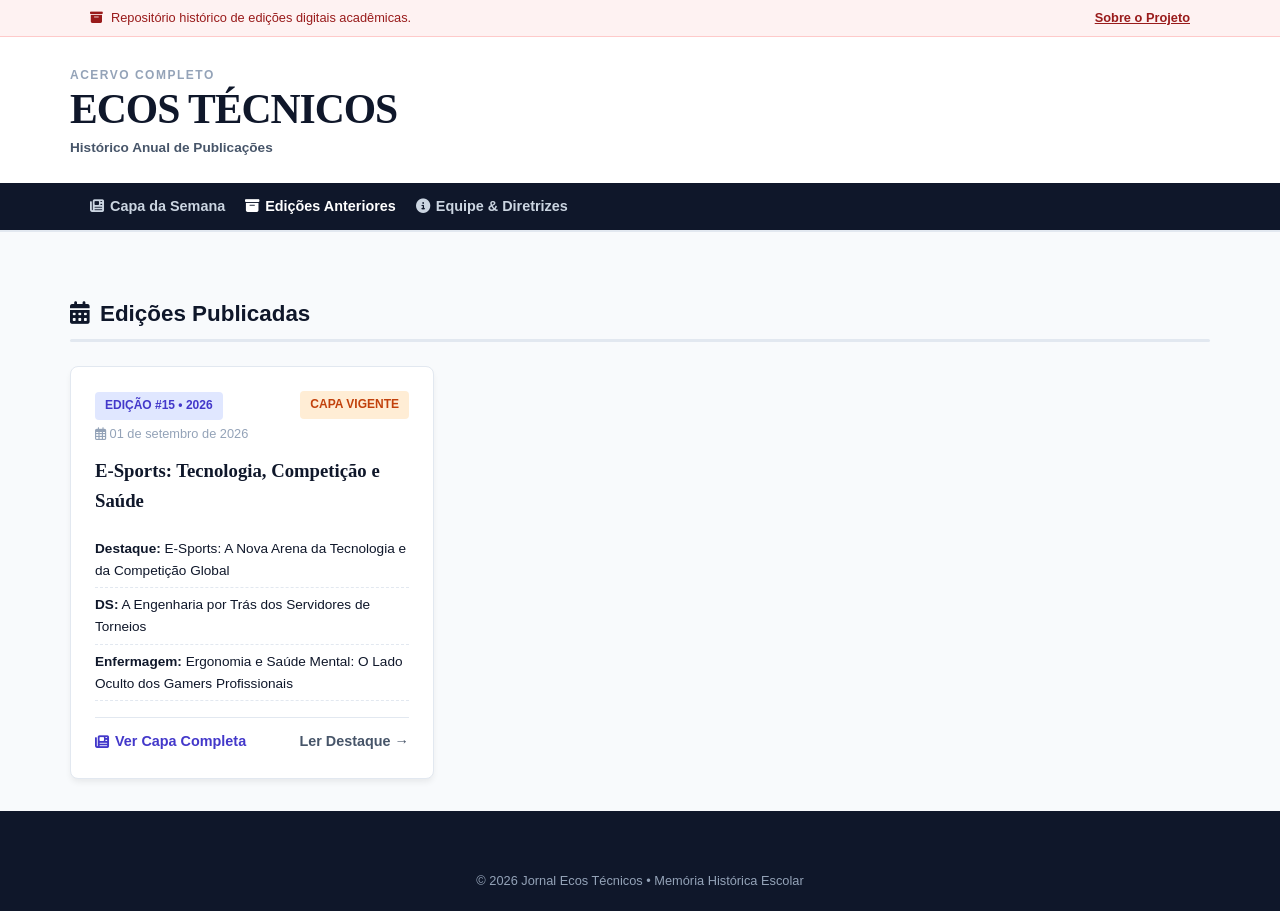
<file: jornal-main/arquivo.html>
<!DOCTYPE html>
<html lang="pt-BR">
<head>
  <meta charset="UTF-8">
  <meta name="viewport" content="width=device-width, initial-scale=1.0">
  <title>Arquivo de Edições · Ecos Técnicos</title>
  <link rel="stylesheet" href="css/main.css">
  <link rel="stylesheet" href="https://cdnjs.cloudflare.com/ajax/libs/font-awesome/6.4.0/css/all.min.css">
</head>
<body>

  <aside class="tarja-responsabilidade">
    <div class="container tarja-flex">
      <div class="tarja-texto">
        <i class="fas fa-archive"></i>
        <span>Repositório histórico de edições digitais acadêmicas.</span>
      </div>
      <a href="sobre.html" class="tarja-link">Sobre o Projeto</a>
    </div>
  </aside>

  <header class="header-principal">
    <div class="container header-grid">
      <div class="header-marca">
        <span class="subtitulo-topo">Acervo Completo</span>
        <h1 class="titulo-jornal"><a href="index.html">ECOS TÉCNICOS</a></h1>
        <p class="cursos-badge">Histórico Anual de Publicações</p>
      </div>
    </div>
    <nav class="nav-principal">
      <div class="container">
        <ul class="nav-links">
          <li><a href="index.html"><i class="fas fa-newspaper"></i> Capa da Semana</a></li>
          <li><a href="arquivo.html" class="active"><i class="fas fa-archive"></i> Edições Anteriores</a></li>
          <li><a href="sobre.html"><i class="fas fa-info-circle"></i> Equipe & Diretrizes</a></li>
        </ul>
      </div>
    </nav>
  </header>

  <main class="container secao-principal">
    <div class="divisor-secao">
      <h2><i class="fas fa-calendar-alt"></i> Edições Publicadas</h2>
      <div class="linha-decorativa"></div>
    </div>

    <div class="grid-arquivo" id="containerArquivo">
      <div class="loading-box"><i class="fas fa-spinner fa-spin"></i> Carregando acervo de edições...</div>
    </div>
  </main>

  <footer class="footer-principal">
    <div class="container footer-bottom-text">
      <p>&copy; 2026 Jornal Ecos Técnicos &bull; Memória Histórica Escolar</p>
    </div>
  </footer>

  <script src="js/data-service.js"></script>
  <script src="js/arquivo.js"></script>
</body>
</html>
</file>
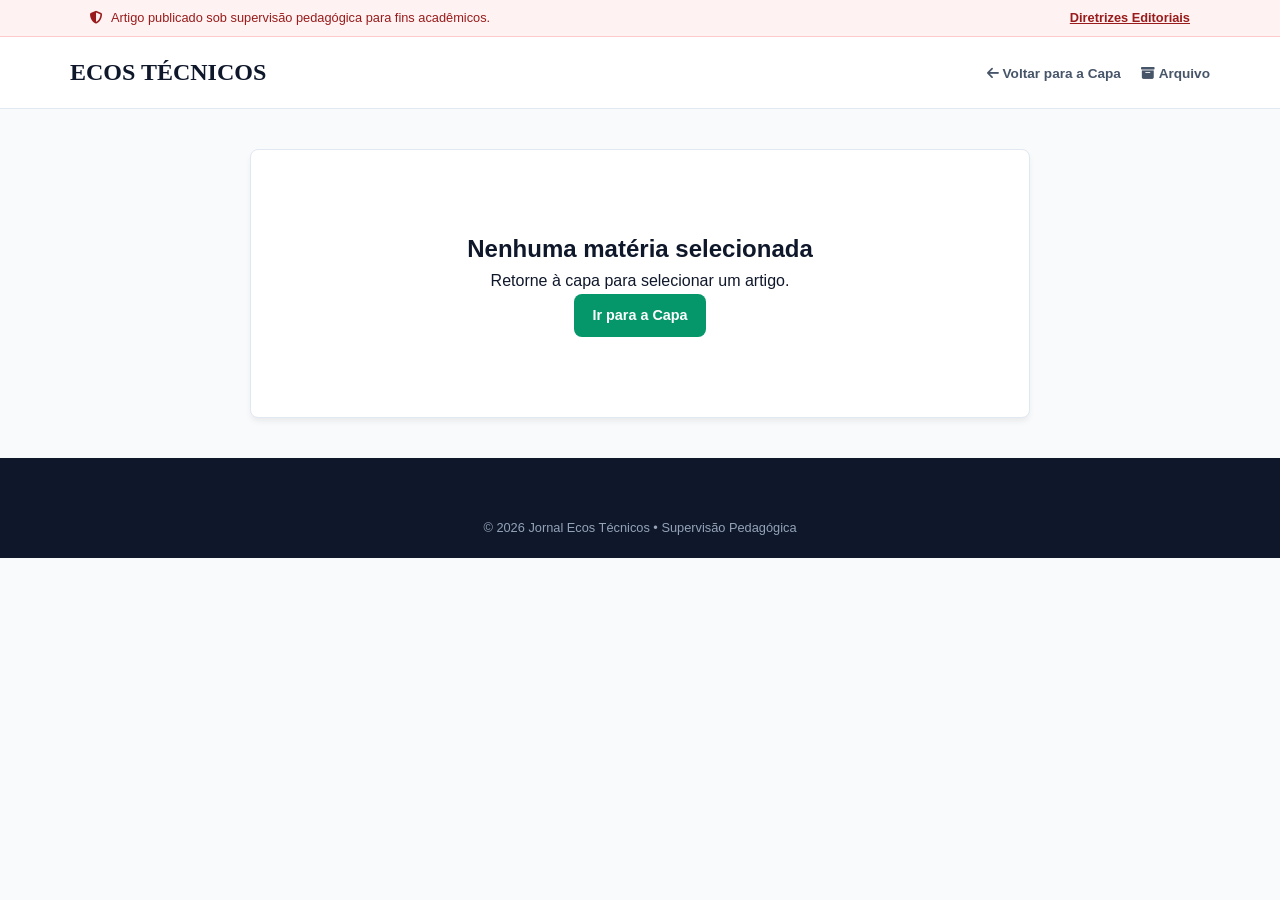
<file: jornal-main/materia.html>
<!DOCTYPE html>
<html lang="pt-BR">
<head>
  <meta charset="UTF-8">
  <meta name="viewport" content="width=device-width, initial-scale=1.0">
  <title>Matéria · Ecos Técnicos</title>
  <link rel="stylesheet" href="css/main.css">
  <link rel="stylesheet" href="https://cdnjs.cloudflare.com/ajax/libs/font-awesome/6.4.0/css/all.min.css">
</head>
<body>

  <aside class="tarja-responsabilidade">
    <div class="container tarja-flex">
      <div class="tarja-texto">
        <i class="fas fa-shield-alt"></i>
        <span>Artigo publicado sob supervisão pedagógica para fins acadêmicos.</span>
      </div>
      <a href="sobre.html#politica" class="tarja-link">Diretrizes Editoriais</a>
    </div>
  </aside>

  <header class="header-principal header-compacto">
    <div class="container header-flex-compacto">
      <h1 class="logo-compacto"><a href="index.html">ECOS TÉCNICOS</a></h1>
      <nav class="nav-compacta">
        <a href="index.html"><i class="fas fa-arrow-left"></i> Voltar para a Capa</a>
        <a href="arquivo.html"><i class="fas fa-archive"></i> Arquivo</a>
      </nav>
    </div>
  </header>

  <main class="container secao-leitura">
    <article class="artigo-container" id="artigoConteudo">
      <div class="loading-box">
        <i class="fas fa-spinner fa-spin fa-2x"></i>
        <p>Carregando matéria...</p>
      </div>
    </article>
  </main>

  <footer class="footer-principal">
    <div class="container footer-bottom-text">
      <p>&copy; 2026 Jornal Ecos Técnicos &bull; Supervisão Pedagógica</p>
    </div>
  </footer>

  <script src="js/data-service.js"></script>
  <script src="js/materia.js"></script>
</body>
</html>
</file>
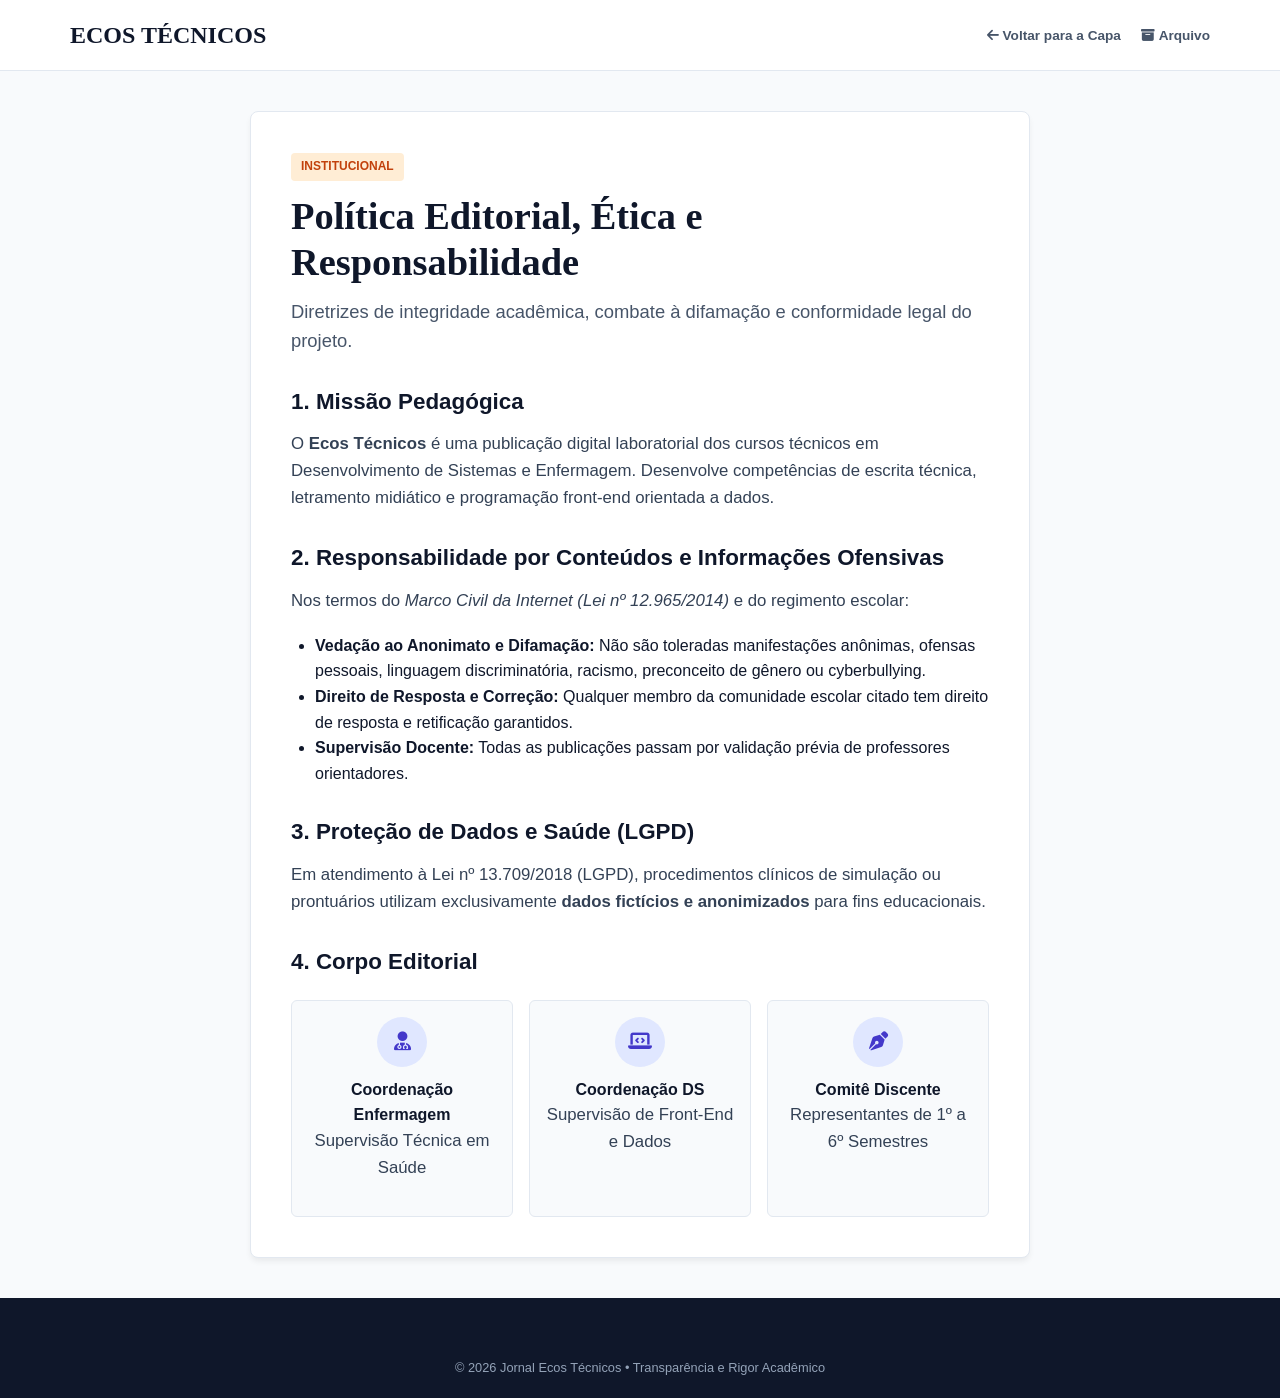
<file: jornal-main/sobre.html>
<!DOCTYPE html>
<html lang="pt-BR">
<head>
  <meta charset="UTF-8">
  <meta name="viewport" content="width=device-width, initial-scale=1.0">
  <title>Sobre e Ética · Ecos Técnicos</title>
  <link rel="stylesheet" href="css/main.css">
  <link rel="stylesheet" href="https://cdnjs.cloudflare.com/ajax/libs/font-awesome/6.4.0/css/all.min.css">
</head>
<body>

  <header class="header-principal header-compacto">
    <div class="container header-flex-compacto">
      <h1 class="logo-compacto"><a href="index.html">ECOS TÉCNICOS</a></h1>
      <nav class="nav-compacta">
        <a href="index.html"><i class="fas fa-arrow-left"></i> Voltar para a Capa</a>
        <a href="arquivo.html"><i class="fas fa-archive"></i> Arquivo</a>
      </nav>
    </div>
  </header>

  <main class="container secao-leitura">
    <article class="artigo-container">
      
      <div class="materia-cabecalho">
        <span class="tag-cat tag-destaque">Institucional</span>
        <h1 class="materia-titulo">Política Editorial, Ética e Responsabilidade</h1>
        <p class="lead">Diretrizes de integridade acadêmica, combate à difamação e conformidade legal do projeto.</p>
      </div>

      <div class="materia-texto" id="politica">
        <h2>1. Missão Pedagógica</h2>
        <p>O <strong>Ecos Técnicos</strong> é uma publicação digital laboratorial dos cursos técnicos em Desenvolvimento de Sistemas e Enfermagem. Desenvolve competências de escrita técnica, letramento midiático e programação front-end orientada a dados.</p>

        <h2>2. Responsabilidade por Conteúdos e Informações Ofensivas</h2>
        <p>Nos termos do <em>Marco Civil da Internet (Lei nº 12.965/2014)</em> e do regimento escolar:</p>
        <ul>
          <li><strong>Vedação ao Anonimato e Difamação:</strong> Não são toleradas manifestações anônimas, ofensas pessoais, linguagem discriminatória, racismo, preconceito de gênero ou cyberbullying.</li>
          <li><strong>Direito de Resposta e Correção:</strong> Qualquer membro da comunidade escolar citado tem direito de resposta e retificação garantidos.</li>
          <li><strong>Supervisão Docente:</strong> Todas as publicações passam por validação prévia de professores orientadores.</li>
        </ul>

        <h2>3. Proteção de Dados e Saúde (LGPD)</h2>
        <p>Em atendimento à Lei nº 13.709/2018 (LGPD), procedimentos clínicos de simulação ou prontuários utilizam exclusivamente <strong>dados fictícios e anonimizados</strong> para fins educacionais.</p>

        <h2 id="equipe">4. Corpo Editorial</h2>
        <div class="grid-equipe">
          <div class="card-equipe">
            <div class="avatar-circulo"><i class="fas fa-user-md"></i></div>
            <h4>Coordenação Enfermagem</h4>
            <p>Supervisão Técnica em Saúde</p>
          </div>
          <div class="card-equipe">
            <div class="avatar-circulo"><i class="fas fa-laptop-code"></i></div>
            <h4>Coordenação DS</h4>
            <p>Supervisão de Front-End e Dados</p>
          </div>
          <div class="card-equipe">
            <div class="avatar-circulo"><i class="fas fa-pen-nib"></i></div>
            <h4>Comitê Discente</h4>
            <p>Representantes de 1º a 6º Semestres</p>
          </div>
        </div>

      </div>

    </article>
  </main>

  <footer class="footer-principal">
    <div class="container footer-bottom-text">
      <p>&copy; 2026 Jornal Ecos Técnicos &bull; Transparência e Rigor Acadêmico</p>
    </div>
  </footer>

</body>
</html>
</file>
<file: jornal-main/css/main.css>
/* ==========================================================================
   css/main.css - Folha de Estilos Global
   ========================================================================== */
:root {
  --cor-ds: #4338ca;
  --cor-ds-suave: #e0e7ff;
  --cor-enf: #059669;
  --cor-enf-suave: #d1fae5;
  --cor-destaque: #c2410c;
  --cor-destaque-suave: #ffedd5;
  
  --fundo-pagina: #f8fafc;
  --fundo-card: #ffffff;
  --texto-principal: #0f172a;
  --texto-secundario: #475569;
  --texto-suave: #94a3b8;
  --borda: #e2e8f0;
  
  --fonte-principal: -apple-system, BlinkMacSystemFont, "Segoe UI", Roboto, sans-serif;
  --fonte-titulo: Georgia, Cambria, serif;
  --sombra: 0 4px 6px -1px rgba(0, 0, 0, 0.07);
  --sombra-hover: 0 10px 15px -3px rgba(0, 0, 0, 0.1);
  --raio: 8px;
}

* { box-sizing: border-box; margin: 0; padding: 0; }
body { font-family: var(--fonte-principal); background-color: var(--fundo-pagina); color: var(--texto-principal); line-height: 1.6; }
a { color: inherit; text-decoration: none; }
img { max-width: 100%; display: block; }
.container { max-width: 1140px; margin: 0 auto; padding: 0 20px; }

/* Tarja Legal */
.tarja-responsabilidade { background: #fef2f2; border-bottom: 1px solid #fecaca; color: #991b1b; font-size: 0.8rem; padding: 8px 0; }
.tarja-flex { display: flex; justify-content: space-between; align-items: center; gap: 12px; flex-wrap: wrap; }
.tarja-texto { display: flex; align-items: center; gap: 8px; flex: 1; }
.tarja-link { color: #991b1b; font-weight: 700; text-decoration: underline; white-space: nowrap; }

/* Cabeçalho */
.header-principal { background: var(--fundo-card); border-bottom: 2px solid var(--borda); }
.header-grid { display: flex; justify-content: space-between; align-items: center; padding: 24px 0; flex-wrap: wrap; gap: 16px; }
.subtitulo-topo { font-size: 0.75rem; text-transform: uppercase; letter-spacing: 1.5px; font-weight: 700; color: var(--texto-suave); }
.titulo-jornal { font-family: var(--fonte-titulo); font-size: 2.6rem; font-weight: 900; letter-spacing: -1px; color: #0f172a; line-height: 1.1; }
.cursos-badge { font-size: 0.85rem; color: var(--texto-secundario); font-weight: 600; margin-top: 4px; }
.header-edicao-box { text-align: right; background: #f1f5f9; padding: 12px 18px; border-radius: var(--raio); border-left: 4px solid var(--cor-ds); }
.badge-edicao { display: block; font-weight: 800; font-size: 1rem; color: var(--cor-ds); }
.data-edicao { font-size: 0.8rem; color: var(--texto-secundario); }

/* Navegação */
.nav-principal { background: #0f172a; }
.nav-links { list-style: none; display: flex; gap: 20px; overflow-x: auto; padding: 12px 0; }
.nav-links a { color: #cbd5e1; font-size: 0.9rem; font-weight: 600; display: flex; align-items: center; gap: 6px; white-space: nowrap; }
.nav-links a:hover, .nav-links a.active { color: #ffffff; }

/* Destaque Capa */
.secao-principal { padding: 32px 0; }
.destaque-card { display: grid; grid-template-columns: 1.3fr 1fr; background: var(--fundo-card); border-radius: var(--raio); border: 1px solid var(--borda); box-shadow: var(--sombra); overflow: hidden; margin-bottom: 40px; }
.destaque-imagem-link { display: block; overflow: hidden; height: 100%; }
.destaque-img { width: 100%; height: 100%; min-height: 320px; object-fit: cover; transition: transform 0.3s ease; }
.destaque-card:hover .destaque-img { transform: scale(1.03); }
.destaque-conteudo { padding: 32px; display: flex; flex-direction: column; justify-content: center; }
.destaque-titulo { font-family: var(--fonte-titulo); font-size: 1.8rem; line-height: 1.25; margin: 12px 0; }
.destaque-resumo { color: var(--texto-secundario); font-size: 1rem; margin-bottom: 16px; }
.destaque-meta { font-size: 0.8rem; color: var(--texto-suave); margin-bottom: 16px; }

/* Tags e Botões */
.tag-cat { display: inline-block; font-size: 0.75rem; font-weight: 700; text-transform: uppercase; padding: 4px 10px; border-radius: 4px; width: fit-content; }
.tag-destaque { background: var(--cor-destaque-suave); color: var(--cor-destaque); }
.tag-ds { background: var(--cor-ds-suave); color: var(--cor-ds); }
.tag-enf { background: var(--cor-enf-suave); color: var(--cor-enf); }

.btn-acao { display: inline-flex; align-items: center; gap: 8px; font-weight: 700; font-size: 0.9rem; padding: 10px 18px; border-radius: var(--raio); border: none; cursor: pointer; width: fit-content; }
.btn-destaque { background: var(--cor-destaque); color: #fff; }
.btn-destaque:hover { background: #9a3412; }
.btn-sucesso { background: var(--cor-enf); color: #fff; }
.btn-sucesso:hover { background: #047857; }

/* Grid de Cursos */
.divisor-secao { margin: 32px 0 24px 0; }
.divisor-secao h2 { font-size: 1.4rem; font-weight: 800; display: flex; align-items: center; gap: 10px; }
.linha-decorativa { height: 3px; background: var(--borda); margin-top: 8px; border-radius: 2px; }
.grid-cursos { display: grid; grid-template-columns: 1fr 1fr; gap: 24px; margin-bottom: 40px; }
.card-materia { background: var(--fundo-card); border-radius: var(--raio); border: 1px solid var(--borda); box-shadow: var(--sombra); padding: 24px; display: flex; flex-direction: column; }
.card-ds { border-top: 4px solid var(--cor-ds); }
.card-enf { border-top: 4px solid var(--cor-enf); }
.materia-img-box { width: 100%; height: 200px; border-radius: 6px; overflow: hidden; margin: 14px 0; }
.materia-img-box img { width: 100%; height: 100%; object-fit: cover; }
.materia-card-titulo { font-size: 1.3rem; font-family: var(--fonte-titulo); margin-bottom: 8px; }
.materia-card-resumo { color: var(--texto-secundario); font-size: 0.95rem; flex-grow: 1; margin-bottom: 16px; }
.materia-card-meta { display: flex; justify-content: space-between; font-size: 0.8rem; color: var(--texto-suave); padding-top: 12px; border-top: 1px solid var(--borda); margin-bottom: 12px; }
.link-ler-mais { font-weight: 700; font-size: 0.9rem; display: inline-flex; align-items: center; gap: 6px; }
.card-ds .link-ler-mais { color: var(--cor-ds); }
.card-enf .link-ler-mais { color: var(--cor-enf); }

/* Enquete e Formulário */
.grid-interativo { display: grid; grid-template-columns: 1fr 1.2fr; gap: 24px; margin-bottom: 40px; }
.card-painel { background: var(--fundo-card); border-radius: var(--raio); border: 1px solid var(--borda); box-shadow: var(--sombra); overflow: hidden; }
.painel-cabecalho { padding: 16px 20px; color: #fff; display: flex; justify-content: space-between; align-items: center; }
.cabecalho-roxo { background: var(--cor-ds); }
.cabecalho-verde { background: #0f766e; }
.badge-mini { background: rgba(255, 255, 255, 0.2); padding: 2px 8px; border-radius: 20px; font-size: 0.75rem; text-transform: uppercase; }
.painel-corpo { padding: 20px; }
.enquete-pergunta { font-weight: 700; font-size: 1rem; margin-bottom: 14px; }
.enquete-opcoes { list-style: none; margin-bottom: 20px; }
.enquete-opcoes li { background: #f8fafc; border: 1px solid var(--borda); padding: 10px 14px; border-radius: 6px; margin-bottom: 8px; font-size: 0.9rem; display: flex; align-items: center; gap: 10px; }
.qr-box { display: flex; align-items: center; gap: 16px; background: #f1f5f9; padding: 14px; border-radius: var(--raio); }
.qr-img { width: 90px; height: 90px; background: #fff; padding: 4px; border-radius: 6px; border: 1px solid var(--borda); }
.qr-info p { font-size: 0.85rem; color: var(--texto-secundario); margin-bottom: 8px; }
.btn-qr-link { font-size: 0.8rem; font-weight: 700; color: var(--cor-ds); text-decoration: underline; }

.form-intro { font-size: 0.85rem; color: var(--texto-secundario); margin-bottom: 16px; }
.campo-grupo { margin-bottom: 12px; }
.campo-grupo label { display: block; font-size: 0.85rem; font-weight: 600; margin-bottom: 4px; }
.campo-grupo input, .campo-grupo textarea { width: 100%; padding: 10px; border: 1px solid var(--borda); border-radius: 6px; font-family: inherit; font-size: 0.9rem; }
.termo-responsabilidade { display: flex; gap: 8px; align-items: flex-start; font-size: 0.75rem; color: var(--texto-secundario); margin: 14px 0; }
.feedback-box { display: none; margin-top: 12px; padding: 10px; border-radius: 6px; font-size: 0.85rem; font-weight: 600; }
.feedback-sucesso { display: block; background: #dcfce7; color: #15803d; border: 1px solid #bbf7d0; }
.feedback-erro { background: #fee2e2; color: #991b1b; padding: 20px; border-radius: var(--raio); border: 1px solid #fecaca; }

/* Leitor e Matéria */
.header-compacto { border-bottom: 1px solid var(--borda); }
.header-flex-compacto { display: flex; justify-content: space-between; align-items: center; padding: 16px 0; }
.logo-compacto { font-family: var(--fonte-titulo); font-size: 1.5rem; font-weight: 900; }
.nav-compacta a { font-size: 0.85rem; font-weight: 600; margin-left: 16px; color: var(--texto-secundario); }
.secao-leitura { padding: 40px 0; }
.artigo-container { max-width: 780px; margin: 0 auto; background: var(--fundo-card); padding: 40px; border-radius: var(--raio); border: 1px solid var(--borda); box-shadow: var(--sombra); }
.materia-titulo { font-family: var(--fonte-titulo); font-size: 2.4rem; line-height: 1.2; margin: 12px 0; }
.lead { font-size: 1.15rem; color: var(--texto-secundario); margin-bottom: 20px; }
.materia-banner-img { width: 100%; max-height: 420px; object-fit: cover; border-radius: 6px; margin-bottom: 28px; }
.materia-texto h2 { font-size: 1.4rem; margin: 28px 0 12px 0; }
.materia-texto p { font-size: 1.05rem; color: #334155; margin-bottom: 18px; }
.materia-texto ul { margin: 12px 0 20px 24px; }
.box-aviso-legal { margin-top: 40px; padding: 16px; background: #f8fafc; border-left: 4px solid var(--texto-principal); font-size: 0.85rem; color: var(--texto-secundario); }
.botoes-navegacao-materia { margin-top: 32px; display: flex; justify-content: space-between; align-items: center; border-top: 1px solid var(--borda); padding-top: 20px; }

/* Arquivo e Equipe */
.grid-arquivo { display: grid; grid-template-columns: repeat(auto-fill, minmax(320px, 1fr)); gap: 24px; }
.card-edicao-antiga { background: var(--fundo-card); border: 1px solid var(--borda); border-radius: var(--raio); padding: 24px; box-shadow: var(--sombra); }
.data-antiga { font-size: 0.8rem; color: var(--texto-suave); display: block; margin-top: 4px; }
.lista-materias-antigas { list-style: none; margin: 16px 0; font-size: 0.85rem; }
.lista-materias-antigas li { padding: 6px 0; border-bottom: 1px dashed var(--borda); }

.grid-equipe { display: grid; grid-template-columns: 1fr 1fr 1fr; gap: 16px; margin-top: 20px; }
.card-equipe { background: #f8fafc; padding: 16px; border-radius: 6px; border: 1px solid var(--borda); text-align: center; }
.avatar-circulo { width: 50px; height: 50px; border-radius: 50%; background: var(--cor-ds-suave); color: var(--cor-ds); display: flex; align-items: center; justify-content: center; margin: 0 auto 10px auto; font-size: 1.2rem; }

/* Rodapé */
.footer-principal { background: #0f172a; color: #94a3b8; padding-top: 40px; }
.footer-grid { display: grid; grid-template-columns: 1.5fr 1fr 1.2fr; gap: 32px; padding-bottom: 32px; }
.footer-coluna h4 { color: #fff; font-size: 1rem; margin-bottom: 12px; }
.footer-coluna p, .footer-coluna ul { font-size: 0.85rem; }
.footer-coluna ul { list-style: none; }
.footer-coluna li { margin-bottom: 6px; }
.footer-bottom { border-top: 1px solid #1e293b; padding: 16px 0; text-align: center; font-size: 0.8rem; }
.footer-bottom-text { text-align: center; padding: 20px 0; font-size: 0.8rem; }

.loading-box { text-align: center; padding: 40px; color: var(--texto-suave); }
.mensagem-centro { text-align: center; padding: 40px 0; }

@media (max-width: 900px) {
  .destaque-card, .grid-cursos, .grid-interativo, .grid-equipe, .footer-grid { grid-template-columns: 1fr; }
  .header-grid { flex-direction: column; text-align: center; }
  .header-edicao-box { text-align: center; border-left: none; border-top: 3px solid var(--cor-ds); }
  .artigo-container { padding: 20px; }
  .materia-titulo { font-size: 1.8rem; }
}
</file>
